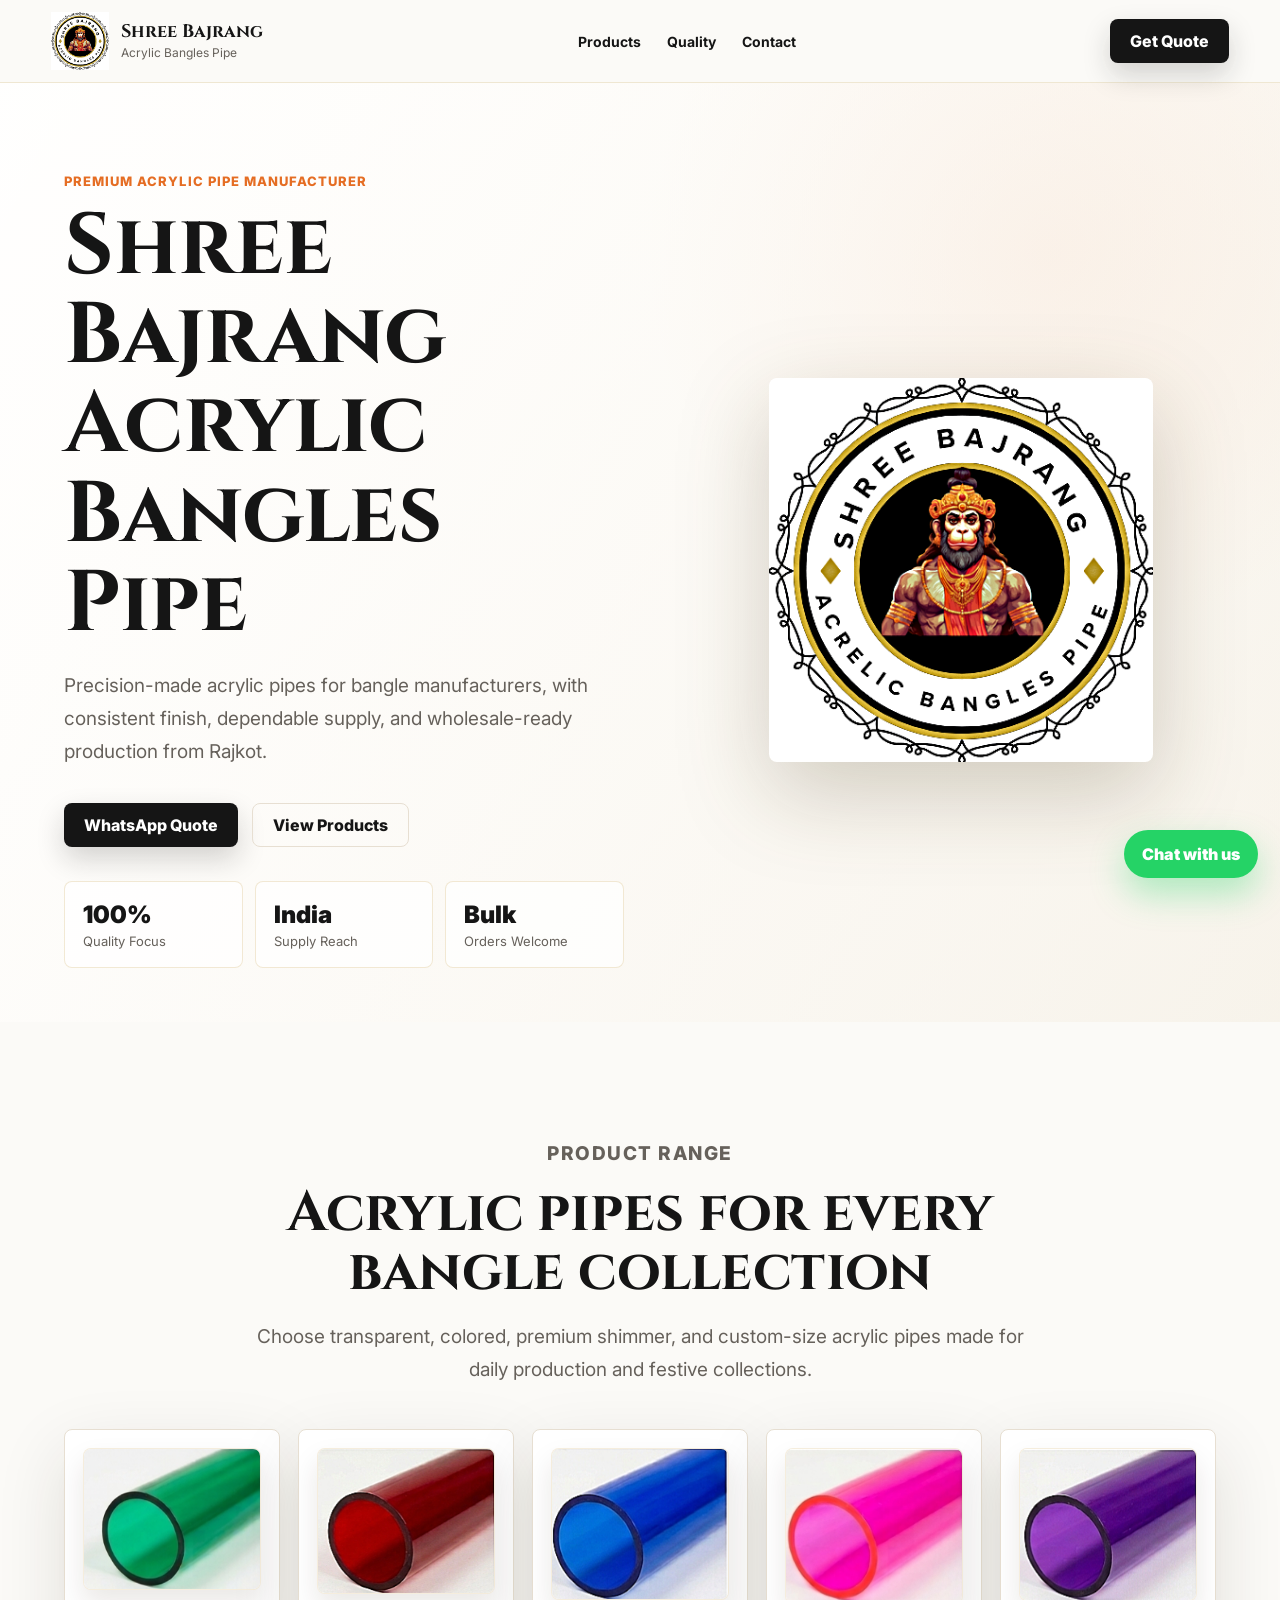
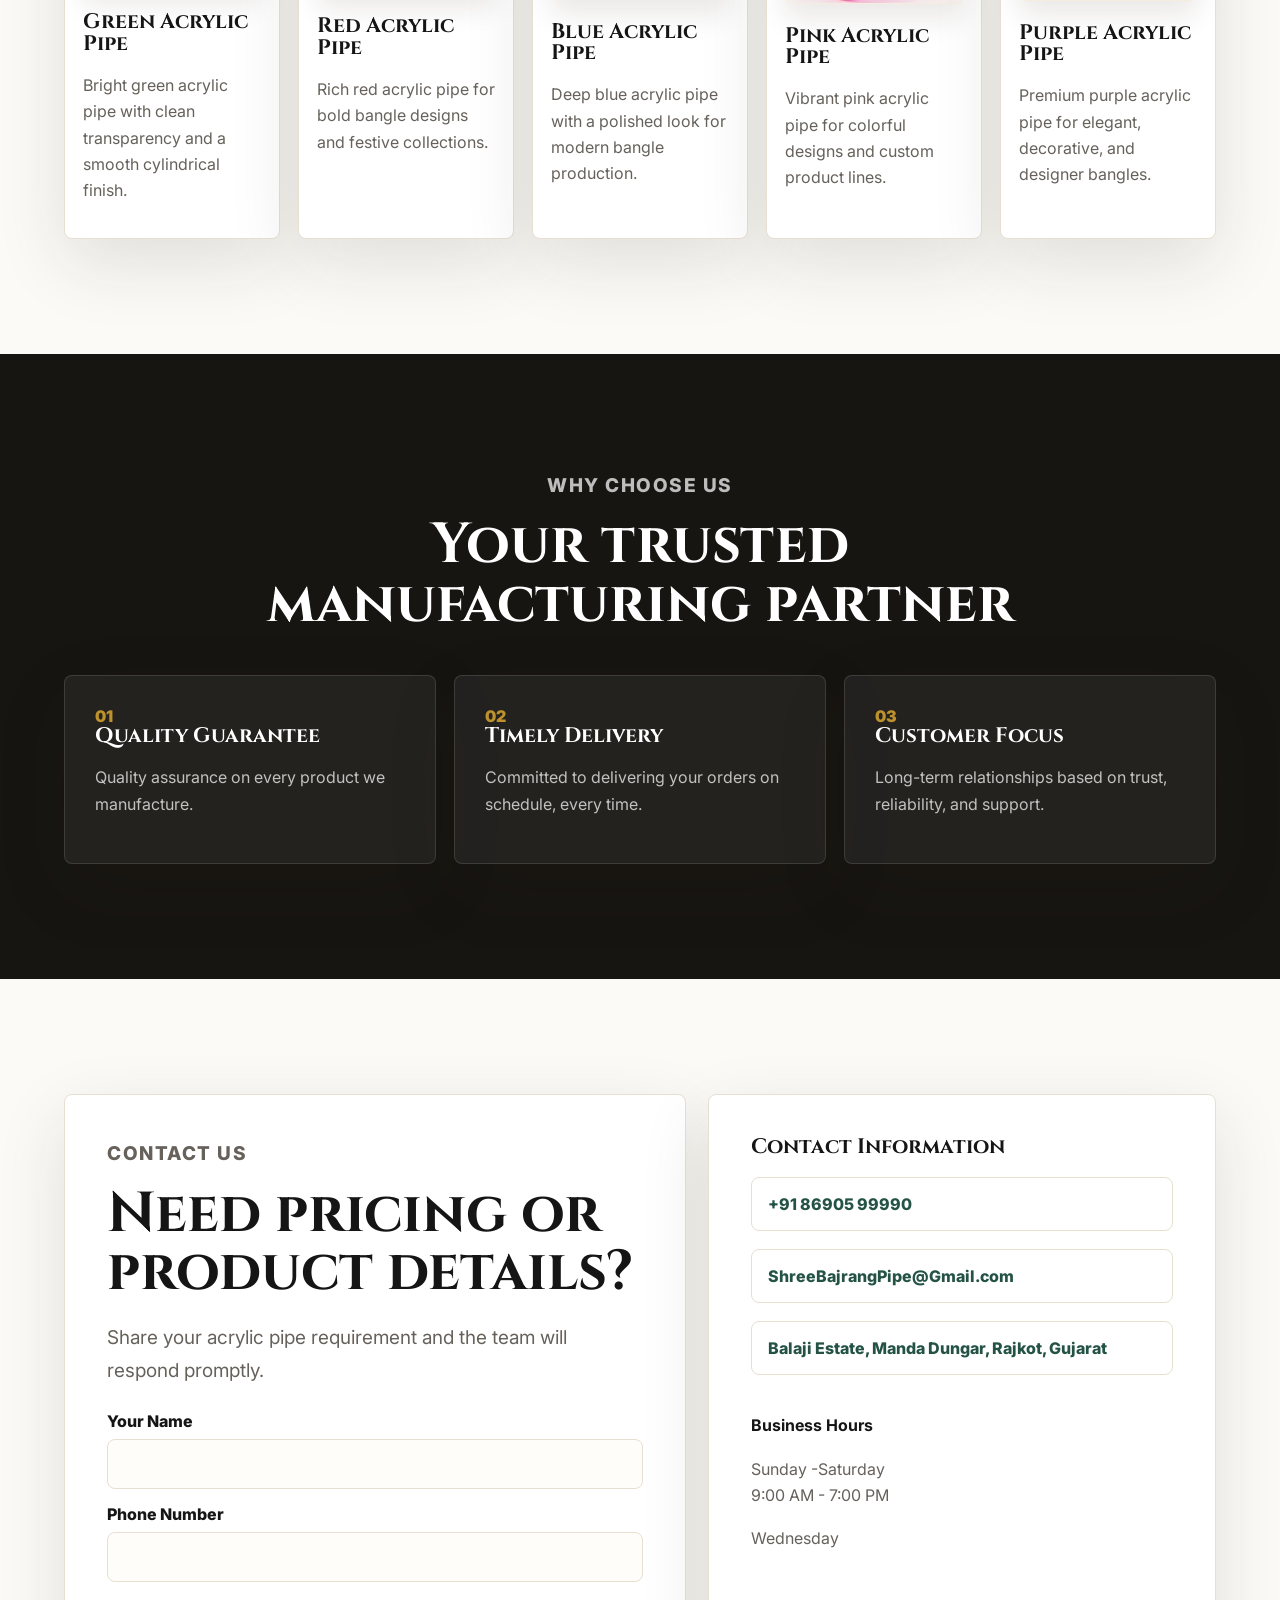
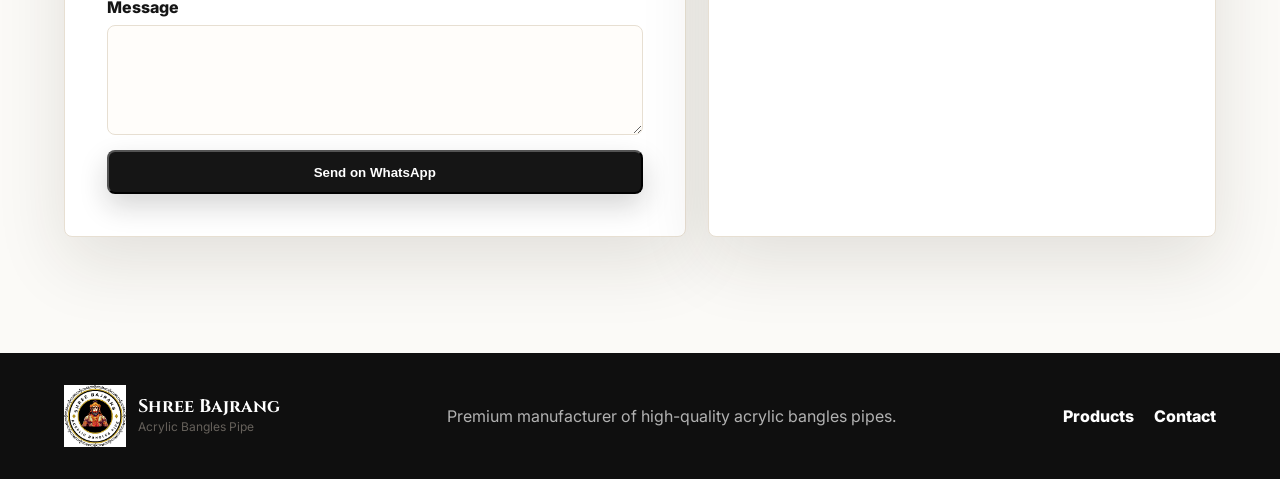
<file: index.html>
<!doctype html>
<html lang="en">
  <head>
    <meta charset="UTF-8" />
    <meta name="viewport" content="width=device-width, initial-scale=1.0" />
    <title>Shree Bajrang Acrylic Bangles Pipe | Rajkot Acrylic Pipe Manufacturer</title>
    <meta name="description" content="Premium acrylic bangles pipe manufacturer in Rajkot, Gujarat. Wholesale transparent, colored, shimmer and custom-size acrylic pipes for bangle makers." />
    <meta name="keywords" content="Acrylic bangles pipe, Acrylic pipe manufacturer Rajkot, Colored acrylic pipes, Transparent acrylic pipes, Shree Bajrang Pipe, Acrylic pipe supplier India, Wholesale acrylic pipes, Custom acrylic pipes" />
    <meta name="robots" content="index, follow" />
    <meta property="og:title" content="Shree Bajrang Acrylic Bangles Pipe | Rajkot Acrylic Pipe Manufacturer" />
    <meta property="og:description" content="Premium acrylic bangles pipe manufacturer in Rajkot, Gujarat. Wholesale transparent, colored, shimmer and custom-size acrylic pipes for bangle makers." />
    <meta property="og:type" content="website" />
    <meta property="og:site_name" content="Shree Bajrang Acrylic Bangles Pipe" />
    <meta name="twitter:card" content="summary_large_image" />
    <meta name="twitter:title" content="Shree Bajrang Acrylic Bangles Pipe | Rajkot Acrylic Pipe Manufacturer" />
    <meta name="twitter:description" content="Premium acrylic bangles pipe manufacturer in Rajkot, Gujarat. Wholesale transparent, colored, shimmer and custom acrylic pipes for bangle makers." />
    <script type="application/ld+json">
      {
        "@context": "https://schema.org",
        "@type": "Organization",
        "name": "Shree Bajrang Acrylic Bangles Pipe",
        "description": "Premium acrylic bangles pipe manufacturer in Rajkot, Gujarat. Wholesale transparent, colored, shimmer and custom-size acrylic pipes for bangle makers.",
        "telephone": "+918690599990",
        "email": "ShreeBajrangPipe@Gmail.com",
        "address": {
          "@type": "PostalAddress",
          "streetAddress": "Balaji Estate, Manda Dungar",
          "addressLocality": "Rajkot",
          "addressRegion": "Gujarat",
          "addressCountry": "IN"
        }
      }
    </script>
    <link rel="preconnect" href="https://fonts.googleapis.com" />
    <link rel="preconnect" href="https://fonts.gstatic.com" crossorigin />
    <link
      href="https://fonts.googleapis.com/css2?family=Cinzel:wght@600;700&family=Inter:wght@400;500;600;700;800&display=swap"
      rel="stylesheet"
    />
    <link rel="stylesheet" href="./styles.css" />
  </head>
  <body>
    <header class="site-header">
      <a class="brand" href="#top" aria-label="Shree Bajrang home">
        <img src="./assets/logo.png" alt="Shree Bajrang Acrylic Bangles Pipe logo" />
        <span>
          <strong>Shree Bajrang</strong>
          <small>Acrylic Bangles Pipe</small>
        </span>
      </a>
      <nav class="nav" aria-label="Primary navigation">
        <a href="#products">Products</a>
        <a href="#quality">Quality</a>
        <a href="#contact">Contact</a>
      </nav>
      <a class="header-cta" href="https://wa.me/918690599990" target="_blank" rel="noreferrer">
        Get Quote
      </a>
      <button class="menu-toggle" type="button" aria-label="Toggle navigation" aria-expanded="false">
        <span></span>
        <span></span>
      </button>
    </header>

    <main id="top">
      <section class="hero">
        <div class="hero-copy">
          <p class="eyebrow">Premium acrylic pipe manufacturer</p>
          <h1>Shree Bajrang Acrylic Bangles Pipe</h1>
          <p class="hero-lede">
            Precision-made acrylic pipes for bangle manufacturers, with consistent finish,
            dependable supply, and wholesale-ready production from Rajkot.
          </p>
          <div class="hero-actions">
            <a class="btn primary" href="https://wa.me/918690599990" target="_blank" rel="noreferrer">
              WhatsApp Quote
            </a>
            <a class="btn secondary" href="#products">View Products</a>
          </div>
          <dl class="stats" aria-label="Company highlights">
            <div>
              <dt>100%</dt>
              <dd>Quality Focus</dd>
            </div>
            <div>
              <dt>India</dt>
              <dd>Supply Reach</dd>
            </div>
            <div>
              <dt>Bulk</dt>
              <dd>Orders Welcome</dd>
            </div>
          </dl>
        </div>
        <div class="hero-visual" aria-label="Acrylic bangle pipe product visual">
          <img
            class="hero-logo"
            src="./assets/logo.png"
            alt="Shree Bajrang Acrylic Bangles Pipe logo"
          />
        </div>
      </section>

      <section class="product-band" id="products">
        <div class="section-heading">
          <p class="eyebrow">Product range</p>
          <h2>Acrylic pipes for every bangle collection</h2>
          <p>
            Choose transparent, colored, premium shimmer, and custom-size acrylic pipes
            made for daily production and festive collections.
          </p>
        </div>
        <div class="product-grid">
          <article>
            <img class="product-pipe-photo" src="./assets/pipe-green.png" alt="Green acrylic pipe" />
            <h3>Green Acrylic Pipe</h3>
            <p>Bright green acrylic pipe with clean transparency and a smooth cylindrical finish.</p>
          </article>
          <article>
            <img class="product-pipe-photo" src="./assets/pipe-red.png" alt="Red acrylic pipe" />
            <h3>Red Acrylic Pipe</h3>
            <p>Rich red acrylic pipe for bold bangle designs and festive collections.</p>
          </article>
          <article>
            <img class="product-pipe-photo" src="./assets/pipe-blue.png" alt="Blue acrylic pipe" />
            <h3>Blue Acrylic Pipe</h3>
            <p>Deep blue acrylic pipe with a polished look for modern bangle production.</p>
          </article>
          <article>
            <img class="product-pipe-photo" src="./assets/pipe-pink.png" alt="Pink acrylic pipe" />
            <h3>Pink Acrylic Pipe</h3>
            <p>Vibrant pink acrylic pipe for colorful designs and custom product lines.</p>
          </article>
          <article>
            <img class="product-pipe-photo" src="./assets/pipe-purple.png" alt="Purple acrylic pipe" />
            <h3>Purple Acrylic Pipe</h3>
            <p>Premium purple acrylic pipe for elegant, decorative, and designer bangles.</p>
          </article>
        </div>
      </section>

      <section class="quality-section" id="quality">
        <div class="section-heading">
          <p class="eyebrow">Why choose us</p>
          <h2>Your trusted manufacturing partner</h2>
        </div>
        <div class="quality-grid">
          <article>
            <span>01</span>
            <h3>Quality Guarantee</h3>
            <p>Quality assurance on every product we manufacture.</p>
          </article>
          <article>
            <span>02</span>
            <h3>Timely Delivery</h3>
            <p>Committed to delivering your orders on schedule, every time.</p>
          </article>
          <article>
            <span>03</span>
            <h3>Customer Focus</h3>
            <p>Long-term relationships based on trust, reliability, and support.</p>
          </article>
        </div>
      </section>

      <section class="contact-section" id="contact">
        <div class="contact-card">
          <p class="eyebrow">Contact us</p>
          <h2>Need pricing or product details?</h2>
          <p>Share your acrylic pipe requirement and the team will respond promptly.</p>
          <form id="quoteForm">
            <label>
              Your Name
              <input name="name" type="text" autocomplete="name" required />
            </label>
            <label>
              Phone Number
              <input name="phone" type="tel" autocomplete="tel" required />
            </label>
            <label>
              Message
              <textarea name="message" rows="4" required></textarea>
            </label>
            <button class="btn primary" type="submit">Send on WhatsApp</button>
          </form>
        </div>
        <aside class="contact-details" aria-label="Contact information">
          <h3>Contact Information</h3>
          <a href="tel:+918690599990">+91 86905 99990</a>
          <a href="mailto:ShreeBajrangPipe@Gmail.com">ShreeBajrangPipe@Gmail.com</a>
          <a
            href="https://maps.google.com/?q=Balaji+Estate+Manda+Dungar+Rajkot"
            target="_blank"
            rel="noreferrer"
          >
            Balaji Estate, Manda Dungar, Rajkot, Gujarat
          </a>
          <div>
            <h4>Business Hours</h4>
            <p>Sunday -Saturday<br />9:00 AM - 7:00 PM</p>
            <p>Wednesday</p>
          </div>
        </aside>
      </section>
    </main>

    <footer class="footer">
      <div class="footer-brand">
        <img src="./assets/logo.png" alt="Shree Bajrang Acrylic Bangles Pipe logo" />
        <div>
          <strong>Shree Bajrang</strong>
          <span>Acrylic Bangles Pipe</span>
        </div>
      </div>
      <p>Premium manufacturer of high-quality acrylic bangles pipes.</p>
      <div class="footer-links">
        <a href="#products">Products</a>
        <a href="#contact">Contact</a>
      </div>
    </footer>

    <a class="whatsapp-float" href="https://wa.me/918690599990" target="_blank" rel="noreferrer">
      Chat with us
    </a>
    <script src="./script.js"></script>
  </body>
</html>
</file>
<file: styles.css>
:root {
  --ink: #151515;
  --muted: #66615b;
  --paper: #fbfaf7;
  --panel: #ffffff;
  --line: #e7dfd2;
  --gold: #bd922d;
  --saffron: #e56d23;
  --maroon: #6e1f2f;
  --green: #245346;
  --shadow: 0 24px 70px rgba(39, 30, 16, 0.12);
}

* {
  box-sizing: border-box;
}

html {
  scroll-behavior: smooth;
}

body {
  margin: 0;
  background: var(--paper);
  color: var(--ink);
  font-family: Inter, system-ui, sans-serif;
}

img {
  max-width: 100%;
}

a {
  color: inherit;
  text-decoration: none;
}

.site-header {
  position: sticky;
  top: 0;
  z-index: 20;
  display: flex;
  align-items: center;
  justify-content: space-between;
  gap: 24px;
  min-height: 78px;
  padding: 12px clamp(18px, 4vw, 58px);
  background: rgba(251, 250, 247, 0.92);
  border-bottom: 1px solid rgba(189, 146, 45, 0.18);
  backdrop-filter: blur(18px);
}

.brand,
.footer-brand {
  display: flex;
  align-items: center;
  gap: 12px;
}

.brand img {
  width: 58px;
  height: 58px;
  object-fit: contain;
}

.brand strong,
.footer-brand strong {
  display: block;
  font-family: Cinzel, serif;
  font-size: 18px;
  line-height: 1.1;
}

.brand small,
.footer-brand span {
  display: block;
  color: var(--muted);
  font-size: 12px;
  margin-top: 3px;
}

.nav {
  display: flex;
  gap: 26px;
  font-size: 14px;
  font-weight: 700;
}

.nav a:hover {
  color: var(--saffron);
}

.header-cta,
.btn {
  display: inline-flex;
  align-items: center;
  justify-content: center;
  min-height: 44px;
  padding: 0 20px;
  border-radius: 8px;
  font-weight: 800;
}

.header-cta,
.btn.primary {
  background: var(--ink);
  color: #fff;
  box-shadow: 0 12px 28px rgba(21, 21, 21, 0.18);
}

.btn.secondary {
  background: transparent;
  color: var(--ink);
  border: 1px solid var(--line);
}

.menu-toggle {
  display: none;
}

.hero {
  display: grid;
  grid-template-columns: minmax(0, 1.05fr) minmax(320px, 0.95fr);
  align-items: center;
  gap: clamp(36px, 6vw, 90px);
  min-height: calc(100vh - 78px);
  padding: clamp(48px, 7vw, 100px) clamp(18px, 5vw, 72px) 54px;
  background:
    linear-gradient(115deg, rgba(255,255,255,0.92), rgba(251,250,247,0.55)),
    radial-gradient(circle at 82% 18%, rgba(229, 109, 35, 0.18), transparent 31%),
    linear-gradient(135deg, #fffaf0 0%, #f2eadb 100%);
}

.eyebrow {
  margin: 0 0 14px;
  color: var(--saffron);
  font-size: 13px;
  font-weight: 800;
  letter-spacing: 0.08em;
  text-transform: uppercase;
}

h1,
h2,
h3 {
  margin: 0;
  font-family: Cinzel, Georgia, serif;
  line-height: 1.04;
}

h1 {
  max-width: 820px;
  font-size: clamp(43px, 7vw, 86px);
}

h2 {
  font-size: clamp(32px, 4.4vw, 58px);
}

h3 {
  font-size: 21px;
}

.hero-lede,
.section-heading p,
.contact-card p {
  color: var(--muted);
  font-size: clamp(16px, 1.6vw, 19px);
  line-height: 1.75;
}

.hero-actions {
  display: flex;
  flex-wrap: wrap;
  gap: 14px;
  margin: 34px 0;
}

.stats {
  display: grid;
  grid-template-columns: repeat(3, minmax(0, 1fr));
  gap: 12px;
  max-width: 560px;
  margin: 0;
}

.stats div {
  padding: 18px;
  background: rgba(255, 255, 255, 0.72);
  border: 1px solid rgba(189, 146, 45, 0.2);
  border-radius: 8px;
}

.stats dt {
  font-weight: 900;
  font-size: 24px;
}

.stats dd {
  margin: 4px 0 0;
  color: var(--muted);
  font-size: 13px;
}

.hero-visual {
  position: relative;
  display: grid;
  place-items: center;
  min-height: 430px;
}

.hero-logo {
  position: relative;
  z-index: 2;
  width: clamp(230px, 30vw, 390px);
  object-fit: contain;
  border-radius: 8px;
  filter: drop-shadow(0 30px 45px rgba(65, 44, 11, 0.22));
}

.product-band,
.quality-section,
.contact-section {
  padding: clamp(70px, 9vw, 120px) clamp(18px, 5vw, 72px);
}

.section-heading {
  max-width: 780px;
  margin: 0 auto 42px;
  text-align: center;
}

.quality-grid {
  display: grid;
  gap: 18px;
}

.product-grid {
  display: grid;
  grid-template-columns: repeat(auto-fit, minmax(190px, 1fr));
  gap: 18px;
}

.product-grid article,
.quality-grid article,
.contact-card,
.contact-details {
  background: var(--panel);
  border: 1px solid var(--line);
  border-radius: 8px;
  box-shadow: var(--shadow);
}

.product-grid article {
  padding: 18px;
}

.product-pipe-photo {
  width: 100%;
  height: auto;
  margin-bottom: 18px;
  border: 1px solid rgba(189, 146, 45, 0.16);
  border-radius: 8px;
  background: #fff;
  box-shadow: 0 14px 28px rgba(50, 32, 6, 0.1);
}

.product-grid p,
.quality-grid p,
.contact-details p {
  color: var(--muted);
  line-height: 1.65;
}

.quality-section {
  background: #171512;
  color: #fff;
}

.quality-section .section-heading p,
.quality-grid p {
  color: rgba(255,255,255,0.72);
}

.quality-grid {
  grid-template-columns: repeat(3, minmax(0, 1fr));
}

.quality-grid article {
  padding: 30px;
  background: rgba(255,255,255,0.06);
  border-color: rgba(255,255,255,0.12);
}

.quality-grid span {
  color: var(--gold);
  font-weight: 900;
}

.contact-section {
  display: grid;
  grid-template-columns: minmax(0, 1.1fr) minmax(280px, 0.9fr);
  gap: 22px;
}

.contact-card,
.contact-details {
  padding: clamp(24px, 4vw, 42px);
}

form {
  display: grid;
  gap: 15px;
  margin-top: 24px;
}

label {
  display: grid;
  gap: 8px;
  font-weight: 800;
}

input,
textarea {
  width: 100%;
  border: 1px solid var(--line);
  border-radius: 8px;
  padding: 14px;
  font: inherit;
  background: #fffdfa;
}

textarea {
  resize: vertical;
}

.contact-details {
  display: grid;
  align-content: start;
  gap: 18px;
}

.contact-details a {
  display: block;
  padding: 16px;
  border: 1px solid var(--line);
  border-radius: 8px;
  color: var(--green);
  font-weight: 800;
  overflow-wrap: anywhere;
}

.footer {
  display: flex;
  align-items: center;
  justify-content: space-between;
  gap: 28px;
  padding: 32px clamp(18px, 5vw, 72px);
  background: #0f0f0f;
  color: #fff;
}

.footer img {
  width: 62px;
  height: 62px;
  object-fit: contain;
}

.footer p {
  color: rgba(255,255,255,0.68);
}

.footer-links {
  display: flex;
  gap: 20px;
  font-weight: 800;
}

.whatsapp-float {
  position: fixed;
  right: 22px;
  bottom: 22px;
  z-index: 25;
  padding: 14px 18px;
  border-radius: 999px;
  background: #25d366;
  color: white;
  font-weight: 900;
  box-shadow: 0 16px 34px rgba(37, 211, 102, 0.35);
}

@media (max-width: 960px) {
  .nav,
  .header-cta {
    display: none;
  }

  .menu-toggle {
    display: inline-grid;
    gap: 6px;
    width: 44px;
    height: 44px;
    place-content: center;
    border: 1px solid var(--line);
    border-radius: 8px;
    background: white;
  }

  .menu-toggle span {
    width: 20px;
    height: 2px;
    background: var(--ink);
  }

  .site-header.open .nav {
    position: absolute;
    top: 78px;
    left: 0;
    right: 0;
    display: grid;
    padding: 18px;
    background: var(--paper);
    border-bottom: 1px solid var(--line);
  }

  .hero,
  .contact-section {
    grid-template-columns: 1fr;
  }

  .hero {
    min-height: auto;
  }

  .product-grid {
    grid-template-columns: repeat(2, minmax(0, 1fr));
  }
}

@media (max-width: 640px) {
  .brand strong {
    font-size: 15px;
  }

  .brand small {
    font-size: 11px;
  }

  .brand img {
    width: 50px;
    height: 50px;
  }

  .hero-visual {
    min-height: 390px;
  }

  .stats,
  .product-grid,
  .quality-grid {
    grid-template-columns: 1fr;
  }

  .footer {
    align-items: flex-start;
    flex-direction: column;
  }
}
</file>
